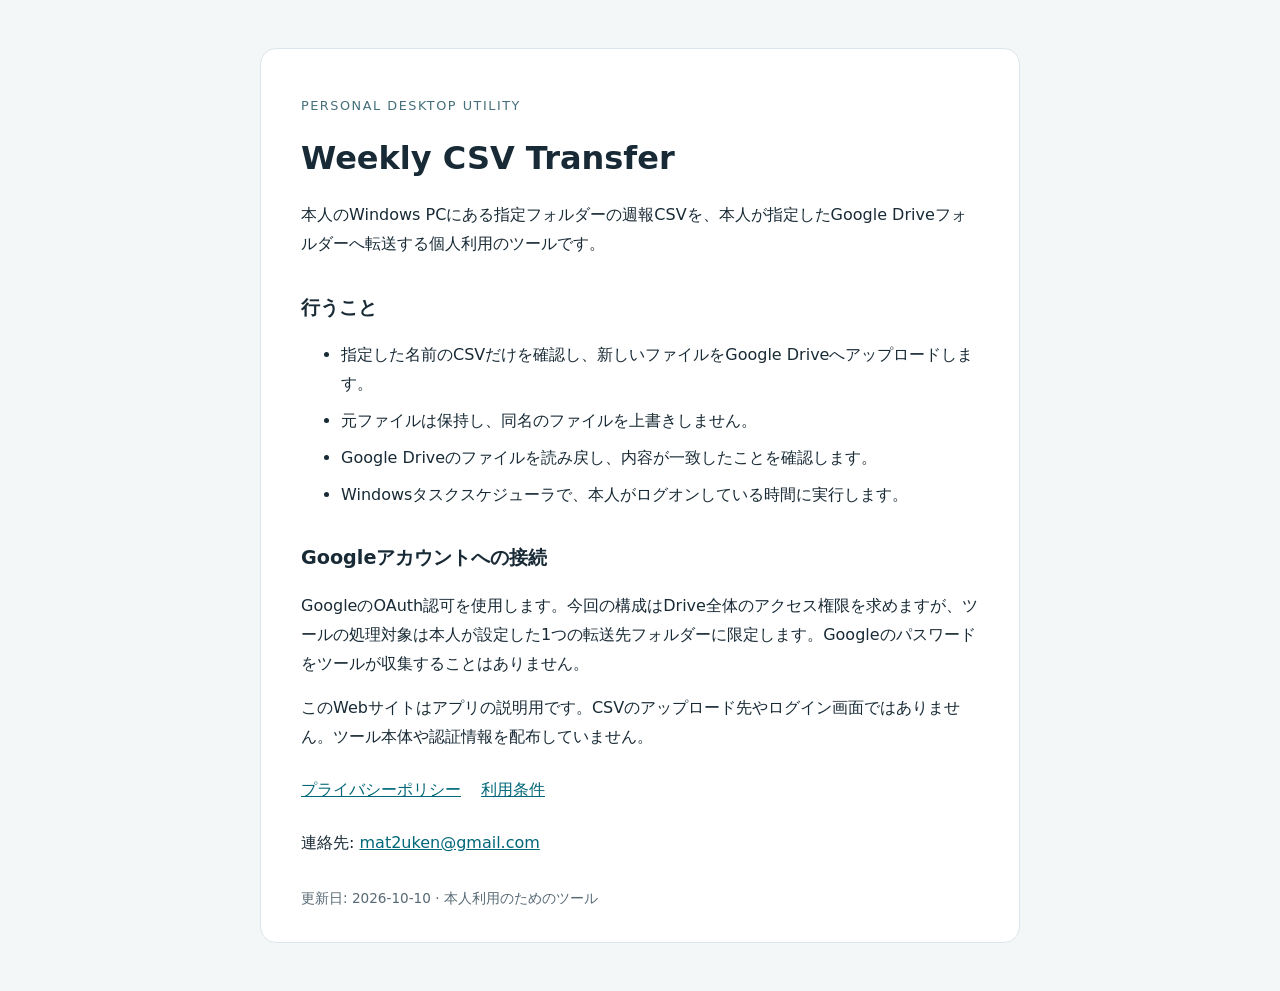
<file: index.html>
<!doctype html><html lang="ja"><head><meta charset="utf-8"><meta name="viewport" content="width=device-width,initial-scale=1"><title>Weekly CSV Transfer</title><link rel="stylesheet" href="style.css"></head><body><main><p class="eyebrow">PERSONAL DESKTOP UTILITY</p><h1>Weekly CSV Transfer</h1><p>本人のWindows PCにある指定フォルダーの週報CSVを、本人が指定したGoogle Driveフォルダーへ転送する個人利用のツールです。</p><h2>行うこと</h2><ul><li>指定した名前のCSVだけを確認し、新しいファイルをGoogle Driveへアップロードします。</li><li>元ファイルは保持し、同名のファイルを上書きしません。</li><li>Google Driveのファイルを読み戻し、内容が一致したことを確認します。</li><li>Windowsタスクスケジューラで、本人がログオンしている時間に実行します。</li></ul><h2>Googleアカウントへの接続</h2><p>GoogleのOAuth認可を使用します。今回の構成はDrive全体のアクセス権限を求めますが、ツールの処理対象は本人が設定した1つの転送先フォルダーに限定します。Googleのパスワードをツールが収集することはありません。</p><p>このWebサイトはアプリの説明用です。CSVのアップロード先やログイン画面ではありません。ツール本体や認証情報を配布していません。</p><nav aria-label="関連ページ"><a href="privacy.html">プライバシーポリシー</a><a href="terms.html">利用条件</a></nav><p>連絡先: <a href="mailto:mat2uken@gmail.com">mat2uken@gmail.com</a></p><footer>更新日: 2026-10-10 · 本人利用のためのツール</footer></main></body></html>
</file>
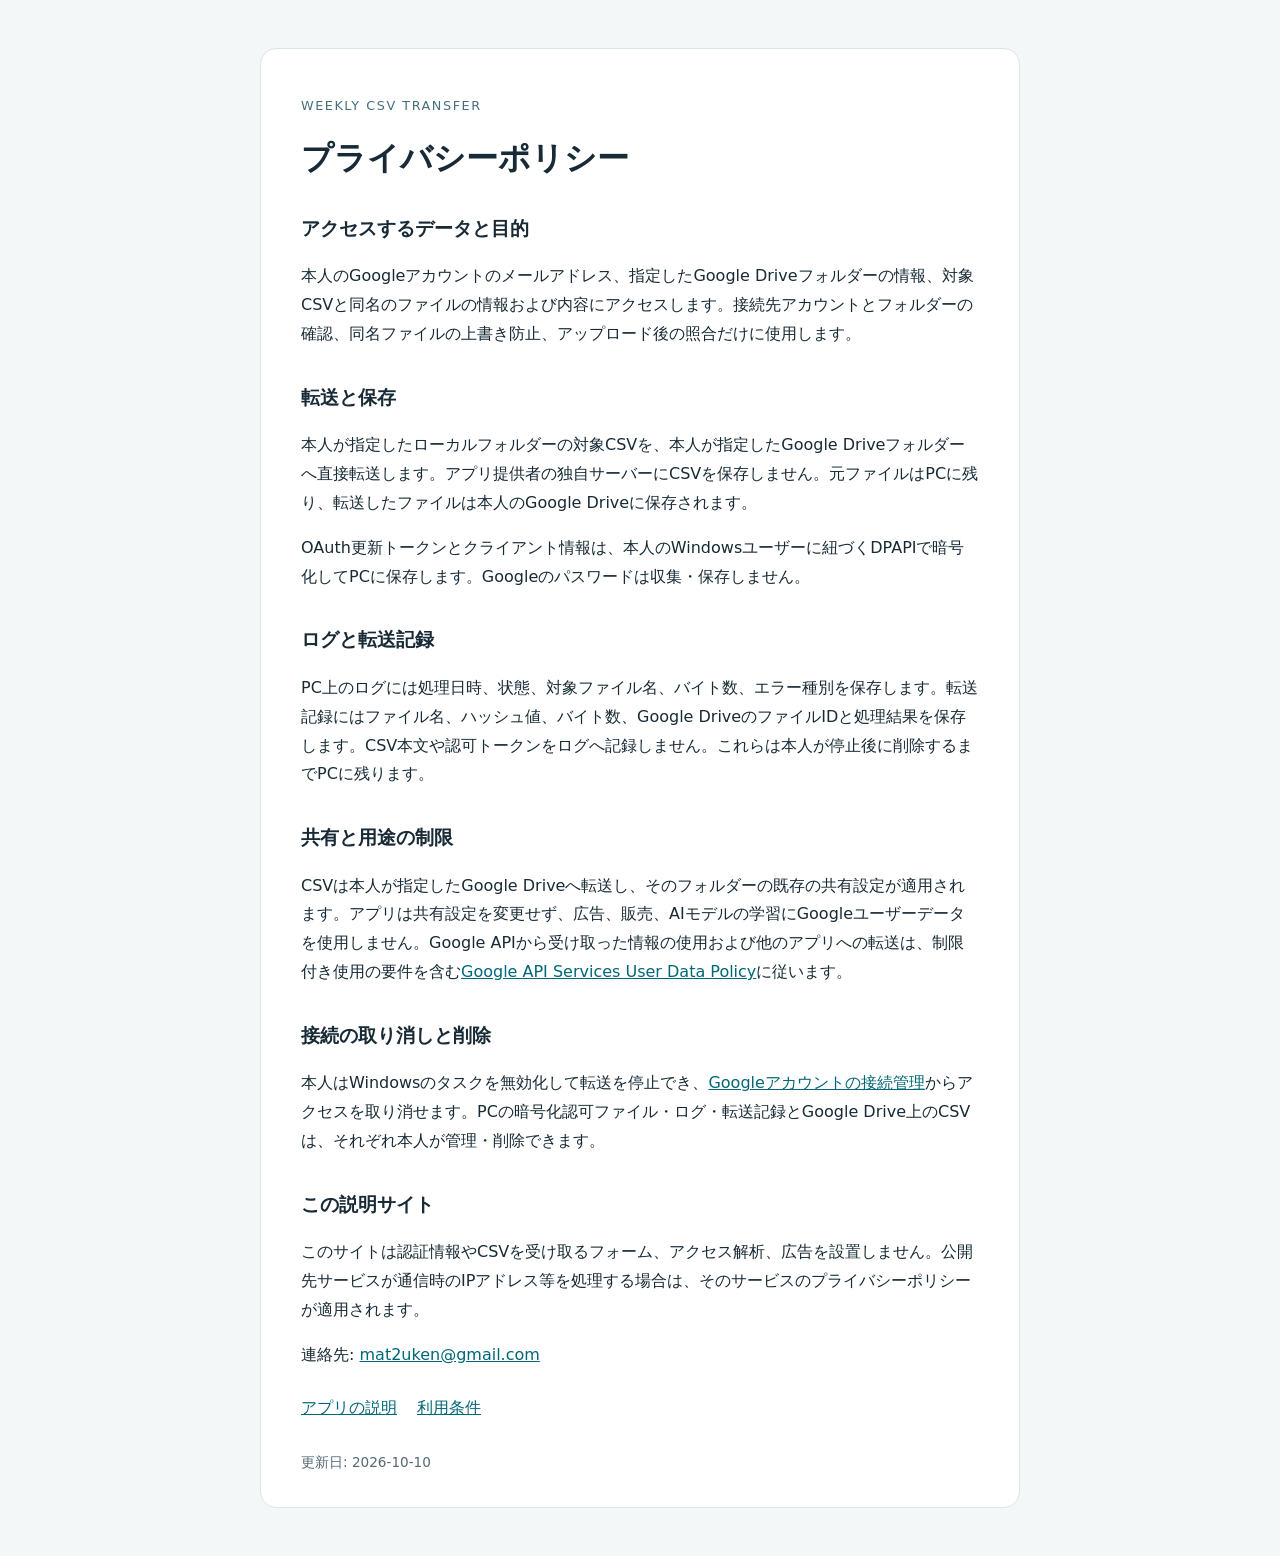
<file: privacy.html>
<!doctype html><html lang="ja"><head><meta charset="utf-8"><meta name="viewport" content="width=device-width,initial-scale=1"><title>プライバシーポリシー · Weekly CSV Transfer</title><link rel="stylesheet" href="style.css"></head><body><main><p class="eyebrow">WEEKLY CSV TRANSFER</p><h1>プライバシーポリシー</h1><h2>アクセスするデータと目的</h2><p>本人のGoogleアカウントのメールアドレス、指定したGoogle Driveフォルダーの情報、対象CSVと同名のファイルの情報および内容にアクセスします。接続先アカウントとフォルダーの確認、同名ファイルの上書き防止、アップロード後の照合だけに使用します。</p><h2>転送と保存</h2><p>本人が指定したローカルフォルダーの対象CSVを、本人が指定したGoogle Driveフォルダーへ直接転送します。アプリ提供者の独自サーバーにCSVを保存しません。元ファイルはPCに残り、転送したファイルは本人のGoogle Driveに保存されます。</p><p>OAuth更新トークンとクライアント情報は、本人のWindowsユーザーに紐づくDPAPIで暗号化してPCに保存します。Googleのパスワードは収集・保存しません。</p><h2>ログと転送記録</h2><p>PC上のログには処理日時、状態、対象ファイル名、バイト数、エラー種別を保存します。転送記録にはファイル名、ハッシュ値、バイト数、Google DriveのファイルIDと処理結果を保存します。CSV本文や認可トークンをログへ記録しません。これらは本人が停止後に削除するまでPCに残ります。</p><h2>共有と用途の制限</h2><p>CSVは本人が指定したGoogle Driveへ転送し、そのフォルダーの既存の共有設定が適用されます。アプリは共有設定を変更せず、広告、販売、AIモデルの学習にGoogleユーザーデータを使用しません。Google APIから受け取った情報の使用および他のアプリへの転送は、制限付き使用の要件を含む<a href="https://developers.google.com/terms/api-services-user-data-policy">Google API Services User Data Policy</a>に従います。</p><h2>接続の取り消しと削除</h2><p>本人はWindowsのタスクを無効化して転送を停止でき、<a href="https://myaccount.google.com/connections">Googleアカウントの接続管理</a>からアクセスを取り消せます。PCの暗号化認可ファイル・ログ・転送記録とGoogle Drive上のCSVは、それぞれ本人が管理・削除できます。</p><h2>この説明サイト</h2><p>このサイトは認証情報やCSVを受け取るフォーム、アクセス解析、広告を設置しません。公開先サービスが通信時のIPアドレス等を処理する場合は、そのサービスのプライバシーポリシーが適用されます。</p><p>連絡先: <a href="mailto:mat2uken@gmail.com">mat2uken@gmail.com</a></p><nav><a href="index.html">アプリの説明</a><a href="terms.html">利用条件</a></nav><footer>更新日: 2026-10-10</footer></main></body></html>
</file>
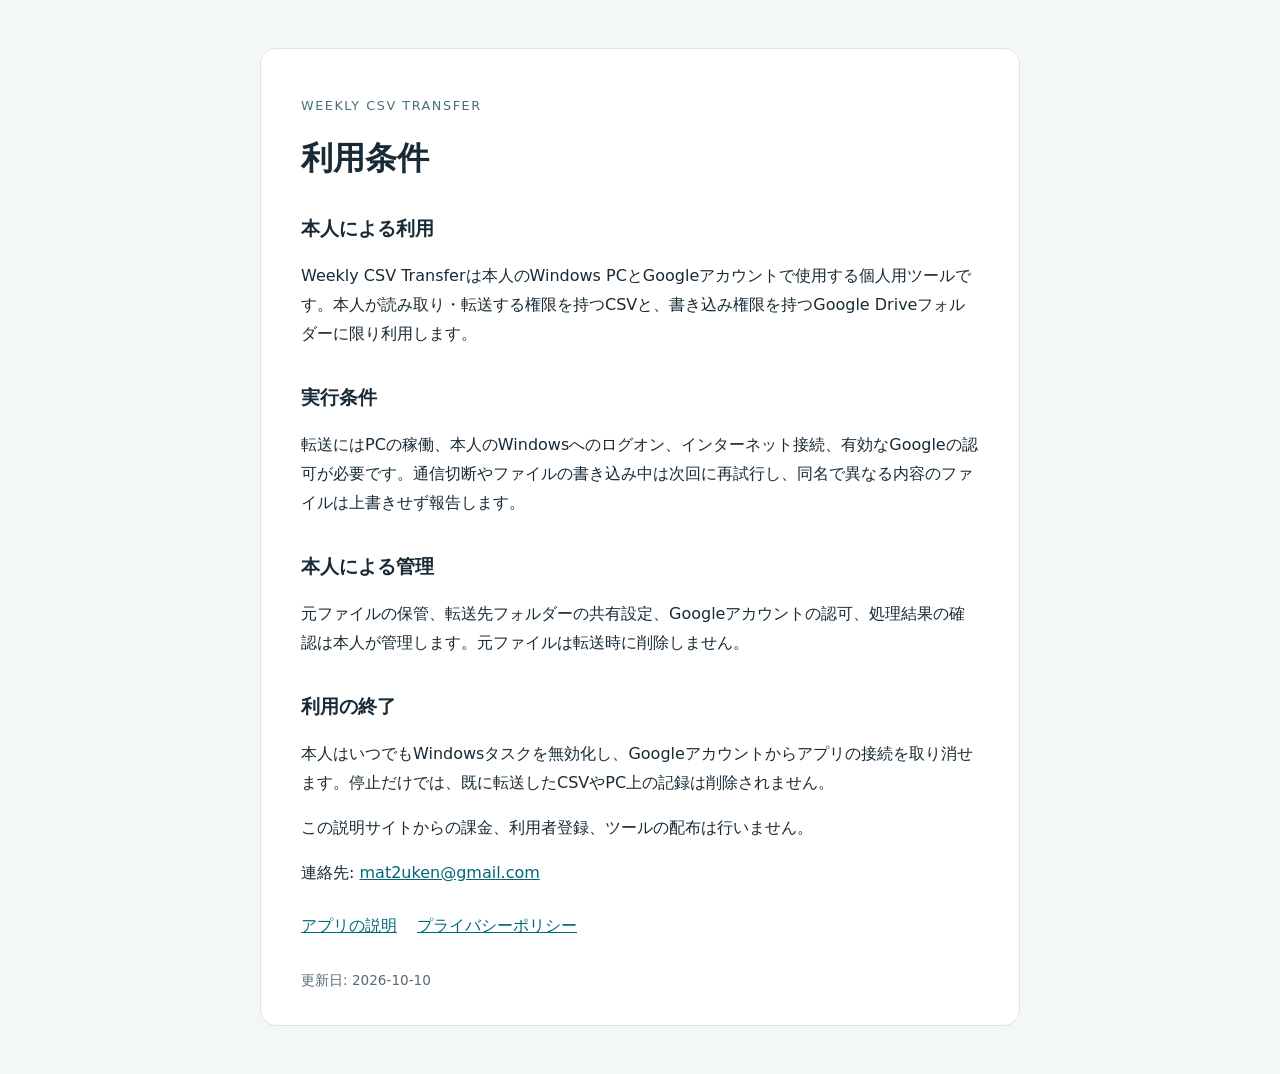
<file: terms.html>
<!doctype html><html lang="ja"><head><meta charset="utf-8"><meta name="viewport" content="width=device-width,initial-scale=1"><title>利用条件 · Weekly CSV Transfer</title><link rel="stylesheet" href="style.css"></head><body><main><p class="eyebrow">WEEKLY CSV TRANSFER</p><h1>利用条件</h1><h2>本人による利用</h2><p>Weekly CSV Transferは本人のWindows PCとGoogleアカウントで使用する個人用ツールです。本人が読み取り・転送する権限を持つCSVと、書き込み権限を持つGoogle Driveフォルダーに限り利用します。</p><h2>実行条件</h2><p>転送にはPCの稼働、本人のWindowsへのログオン、インターネット接続、有効なGoogleの認可が必要です。通信切断やファイルの書き込み中は次回に再試行し、同名で異なる内容のファイルは上書きせず報告します。</p><h2>本人による管理</h2><p>元ファイルの保管、転送先フォルダーの共有設定、Googleアカウントの認可、処理結果の確認は本人が管理します。元ファイルは転送時に削除しません。</p><h2>利用の終了</h2><p>本人はいつでもWindowsタスクを無効化し、Googleアカウントからアプリの接続を取り消せます。停止だけでは、既に転送したCSVやPC上の記録は削除されません。</p><p>この説明サイトからの課金、利用者登録、ツールの配布は行いません。</p><p>連絡先: <a href="mailto:mat2uken@gmail.com">mat2uken@gmail.com</a></p><nav><a href="index.html">アプリの説明</a><a href="privacy.html">プライバシーポリシー</a></nav><footer>更新日: 2026-10-10</footer></main></body></html>
</file>
<file: style.css>
:root{font-family:system-ui,-apple-system,"Segoe UI","Noto Sans JP",sans-serif;color:#182a35;background:#f4f7f8;line-height:1.8}body{max-width:760px;margin:48px auto;padding:0 24px}main{background:white;padding:32px 40px;border:1px solid #dce5e9;border-radius:16px}h1{font-size:2rem;line-height:1.3}h2{font-size:1.2rem;margin-top:2rem}nav{display:flex;flex-wrap:wrap;gap:20px;margin:24px 0}a{color:#006778}footer{color:#586a75;font-size:.85rem;margin-top:28px}.eyebrow{font-size:.8rem;letter-spacing:.12em;color:#45707b}li{margin-bottom:8px}@media(max-width:600px){body{margin:20px auto}main{padding:24px}}
</file>
